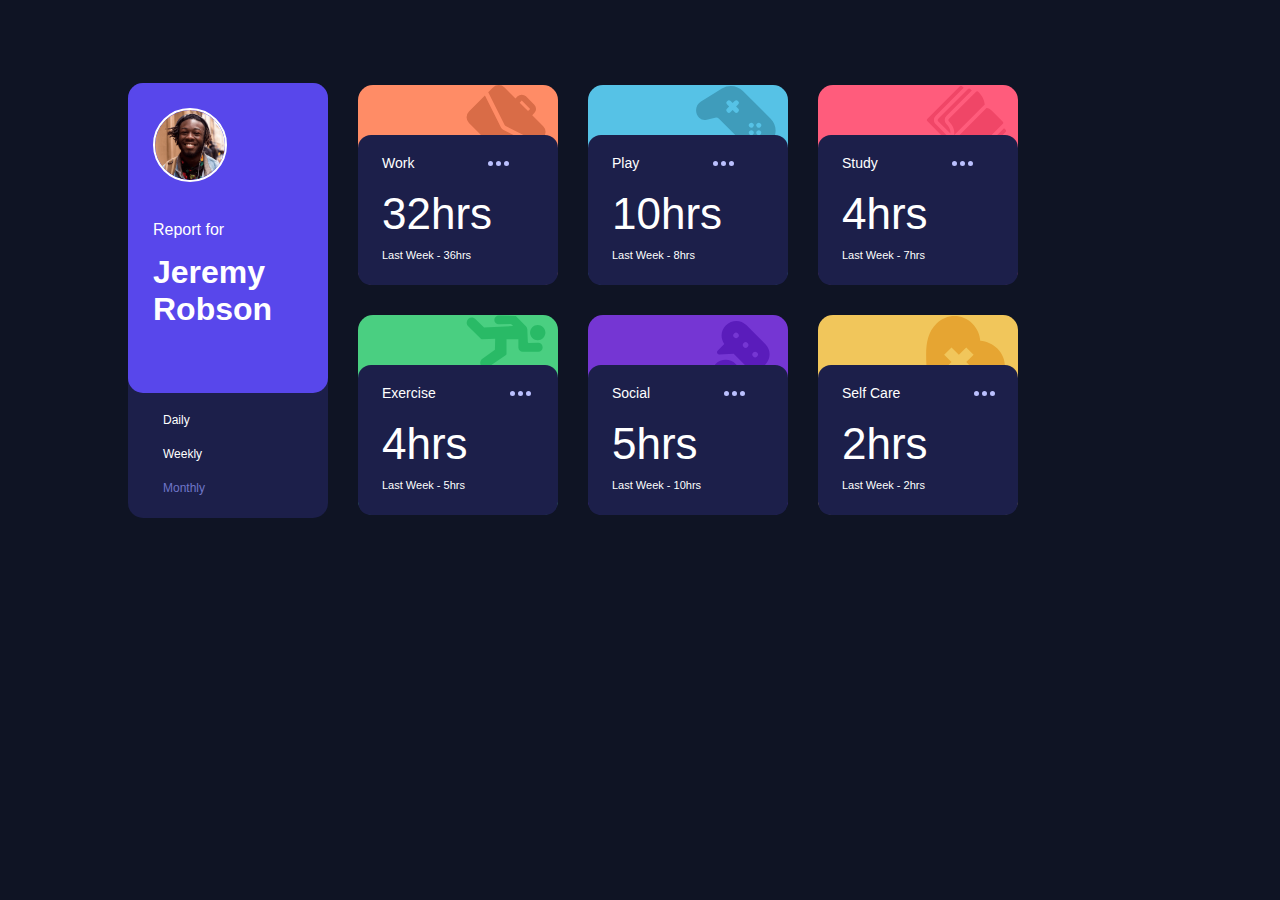
<file: Time-tracking/index.html>
<!DOCTYPE html>
<html lang="en">
<head>
  <meta charset="UTF-8">
  <meta name="viewport" content="width=device-width, initial-scale=1.0"> <!-- displays site properly based on user's device -->

  <link rel="icon" type="image/png" sizes="32x32" href="./images/favicon-32x32.png">
  <link rel="stylesheet" type="text/css" href="style.css">
  <link rel="stylesheet" href="https://fonts.google.com/specimen/Rubik">
  <title>Frontend Mentor | Time tracking dashboard</title>

</head>
<body>
  <div class="container">
    
    <div class="section">
      <div class="inner">
        <picture>
          <img src="images/image-jeremy.png " class="pic" alt="Jeremy">
        </picture>
        <p>Report for</p>
        <h1>Jeremy Robson</h1>

      </div>
      <ul class="days">
        <li>Daily</li>
        <li>Weekly</li>
        <li class="weekly">Monthly</li>
      </ul>
    </div>

    <div class="main">
        <div class="Top-1">
        <div class="inner">
          <ul>
            <li class="title">Work</li>
            <li><img src="images/icon-ellipsis.svg" alt="eclipse"></li>
          </ul>
          <p class="hrs">32hrs</p>
          <p class="last">Last Week - 36hrs</p>
        </div>
        </div>
        <div class="Top-2">
        <div class="inner">
          <ul>
            <li class="title">Play</li>
            <li><img src="images/icon-ellipsis.svg" alt="eclipse"></li>
          </ul>
          <p class="hrs">10hrs</p>
          <p class="last">Last Week - 8hrs</p>
      
        </div></div>
        <div class="Top-3">
        <div class="inner">
          <ul>
            <li class="title">Study</li>
            <li><img src="images/icon-ellipsis.svg" alt="eclipse"></li>
          </ul>
          <p class="hrs">4hrs</p>
          <p class="last">Last Week - 7hrs</p>
      
        </div></div>
        <div class="Bottom-1">
        <div class="inner">
          <ul>
            <li class="title" id="Excess">Exercise</li>
            <li><img src="images/icon-ellipsis.svg" alt="eclipse"></li>
          </ul>
          <p class="hrs">4hrs</p>
          <p class="last">Last Week - 5hrs</p>
      
        </div></div>
        <div class="Bottom-2">
        <div class="inner">
          <ul>
            <li class="title">Social</li>
            <li><img src="images/icon-ellipsis.svg" alt="eclipse"></li>
          </ul>
          <p class="hrs">5hrs</p>
          <p class="last">Last Week - 10hrs</p>
      
        </div></div>
        <div class="Bottom-3">
        <div class="inner">
          <ul>
            <li class="title">Self Care</li>
            <li><img src="images/icon-ellipsis.svg" alt="eclipse"></li>
          </ul>
          <p class="hrs">2hrs</p>
          <p class="last">Last Week - 2hrs</p>
       
        </div></div>
    </div>
  </div>

  
  
  <!-- <div class="attribution">
    Challenge by <a href="https://www.frontendmentor.io?ref=challenge" target="_blank">Frontend Mentor</a>. 
    Coded by <a href="#">Your Name Here</a>.
  </div> -->
</body>
</html>
</file>
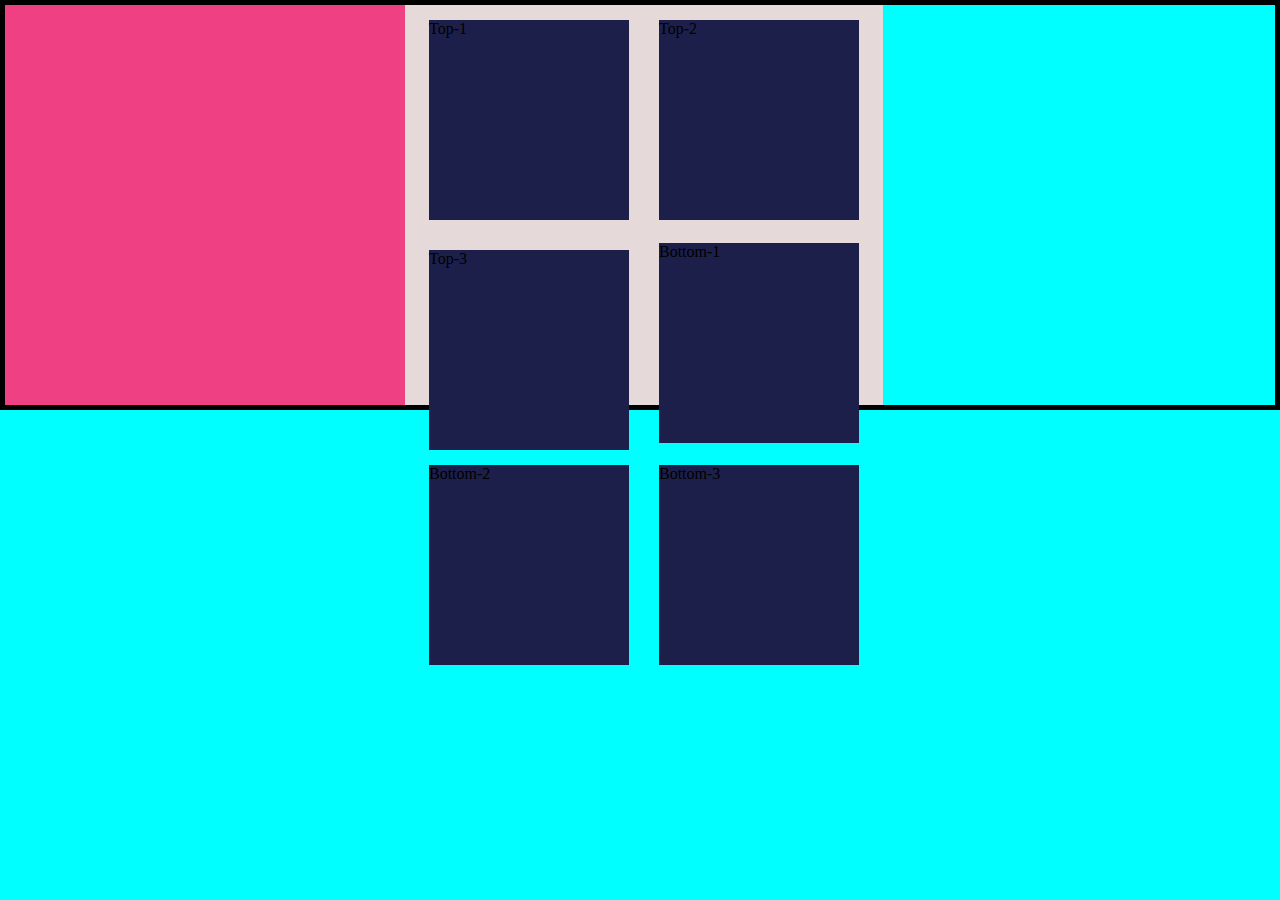
<file: Time-tracking/test.html>
<!DOCTYPE html>
<html lang="en">
<head>
    <meta charset="UTF-8">
    <meta http-equiv="X-UA-Compatible" content="IE=edge">
    <meta name="viewport" content="width=device-width, initial-scale=1.0">
    <link rel="stylesheet" type="text/css" href="test.css">
    <title>Test</title>
</head>
<body>

    <div class="main">
        <div class="cont-a"></div>
        <div class="cont-b">
            <div class="Top-1"><p>Top-1</p></div>
            <div class="Top-2"><p>Top-2</p></div>
            <div class="Top-3"><p>Top-3</p></div>
            <div class="Bottom-1"><p>Bottom-1</p></div>
            <div class="Bottom-2"><p>Bottom-2</p></div>
            <div class="Bottom-3"><p>Bottom-3</p></div>
        </div>
    </div>
    
</body>
</html>
</file>
<file: Time-tracking/style.css>
.attribution { 
    font-size: 11px; text-align: center; 
}
.attribution a { 
    color: hsl(228, 45%, 44%);
 }

*{
    margin: 0%;
    padding: 0%;
    font-family: 'Lucida Sans', 'Lucida Sans Regular', 'Lucida Grande', 'Lucida Sans Unicode', Geneva, Verdana, sans-serif;
    /* font-family: [Rubik](https://fonts.google.com/specimen/Rubik); */
}

body{
    background-color:hsl(226, 43%, 10%);
}
.container{
    display: flex;
    justify-content: center;
    align-items: center;
    flex-wrap: wrap;
    max-width: 80%;
    margin-right: auto;
    margin-left: auto;
    margin-top: 70px;
    margin-bottom: auto;
    /* border: 5px solid white; */


}
.main{
    display: flex;
    /* justify-content: center;
    justify-content: center; */
    align-items: center;
    flex-wrap: wrap;
    max-width: 80%;
    flex-basis: 200px;
    flex: 2;
    padding-left: 15px;
    /* border: 5px solid red; */
}

.section{
    display: flex;
    flex-direction: column;
    height: 435px;
    flex-basis: 200px;
    background-color: hsl(235, 46%, 20%);
    /* margin: 15px 0 15px 15px;  */
    border-radius: 15px;
    /* border: 5px solid yellow; */
}
.section > .inner{
    height: 320px;
    flex-basis: 200px;
    background-color: hsl(246, 80%, 60%);
    border-radius: 15px;
    padding-bottom: 60px;
}
.section > .days{
    height: 100px;
    flex-basis: 100px;
    /* background-color: hsl(246, 80%, 60%); */
    border-radius: 13px;
    list-style: none;
    padding: 10px 25px 25px 25px;
    color: white;
}
li{
    font-size:12px ;
    padding: 10px;
    list-style: none;
    color: white;

}

.weekly{
    color: hsl(235, 45%, 61%);
}

.pic{
    margin: 25px;
    height: 70px;
    width: 70px;
    border-radius: 50%;
    border: 2px solid white;
}
.section > .inner > p{
    color: white;
    padding: 10px 25px 5px 25px;
}
.section > .inner > h1{
    color: white;
    padding: 10px 25px 5px 25px;
}

.Top-1{
    height: 200px;
    flex-basis: 200px;
    background-image: url(images/icon-work.svg);
    background-color: hsl(15, 100%, 70%);
    background-repeat: no-repeat;
    background-position: 90% 0%;
    background-size: 40%;
    margin: 15px;
    border-radius: 15px;
}
.Top-1 > .inner{
    justify-content: end;
    margin-top: 50px;
    align-items: end;
    height: 150px;
    flex-basis: 200px;
    background-color: hsl(235, 46%, 20%);
    border-radius: 13px
}
.inner > ul{
    display: flex;
}
.inner > p{
    color: white;
}
.inner li{
    padding: 20px 0px 18px 24px;
}
ul > .title{
    padding-right: 50px;
    color: white;
    font-size: 14px;
}
/* img{
    padding-left: 20px;
} */
.inner > p{
    padding-left: 24px;
}
 .inner > .hrs{
    font-size: 44px;
    padding-bottom: 10px;
}
.inner > .last{
    font-size: 11px;   
}
.Top-2{
    height: 200px;
    flex-basis: 200px;
    background-image: url(images/icon-play.svg);
    background-color: hsl(195, 74%, 62%);
    background-repeat: no-repeat;
    background-position: 90% 0%;
    background-size: 40%;
    margin: 15px;
    border-radius: 15px;
}
.Top-2 > .inner{
    justify-content: end;
    margin-top: 50px;
    align-items: end;
    height: 150px;
    flex-basis: 200px;
    background-color:  hsl(235, 46%, 20%);
    border-radius: 13px
}
.Top-3{
    height: 200px;
    flex-basis: 200px;
    background-image: url(images/icon-study.svg);
    background-color: hsl(348, 100%, 68%);
    background-repeat: no-repeat;
    background-position: 90% 0%;
    background-size: 40%;
    margin: 15px;
    border-radius: 15px;
}
.Top-3 > .inner{
    justify-content: end;
    margin-top: 50px;
    align-items: end;
    height: 150px;
    flex-basis: 200px;
    background-color:  hsl(235, 46%, 20%);
    border-radius: 13px
}
.Bottom-1{
    height: 200px;
    flex-basis: 200px;
    background-image: url(images/icon-exercise.svg);
    background-color: hsl(145, 58%, 55%);
    background-repeat: no-repeat;
    background-position: 90% 0%;
    background-size: 40%;
    margin: 15px;
    border-radius: 15px;
}
.Bottom-1 > .inner{
    justify-content: end;
    margin-top: 50px;
    align-items: end;
    height: 150px;
    flex-basis: 200px;
    background-color:  hsl(235, 46%, 20%);
    border-radius: 13px
}
.Bottom-2{
    height: 200px;
    flex-basis: 200px;
    background-image: url(images/icon-social.svg);
    background-color: hsl(264, 64%, 52%);
    background-repeat: no-repeat;
    background-position: 90% 0%;
    background-size: 40%;
    margin: 15px;
    border-radius: 15px;
}
.Bottom-2 > .inner{
    justify-content: end;
    margin-top: 50px;
    align-items: end;
    height: 150px;
    flex-basis: 200px;
    background-color:  hsl(235, 46%, 20%);
    border-radius: 13px
}
.Bottom-3{
    height: 200px;
    flex-basis: 200px;
    background-image: url(images/icon-self-care.svg);
    background-color: hsl(43, 84%, 65%);
    background-repeat: no-repeat;
    background-position: 90% 0%;
    background-size: 40%;
    margin: 15px;
    border-radius: 15px;
}
.Bottom-3 > .inner{
    justify-content: end;
    margin-top: 50px;
    align-items: end;
    height: 150px;
    flex-basis: 200px;
    background-color:  hsl(235, 46%, 20%);
    border-radius: 13px
}
</file>
<file: Time-tracking/test.css>
*{
    margin: 0;
    padding: 0;
}

.main{
    display: flex;
    flex-wrap: wrap;
    border: 5px solid black;

}
body{
    background-color: aqua;
}
.cont-a{
    background-color: rgb(238, 64, 131);
    height: 400px;
    width: 400px;
}
.cont-b{
    background-color: rgb(230, 217, 217);
    display: flex;
    align-items: center;
    justify-content: center;
    flex-wrap: wrap;
    height: 400px;
    max-width: 80%;
}

.Top-1{
    height: 200px;
    flex-basis: 200px;
    background-color: hsl(235, 46%, 20%);
    margin: 15px;
}
.Top-2{
    height: 200px;
    flex-basis: 200px;
    background-color: hsl(235, 46%, 20%);
    margin: 15px;
}
.Top-3{
    height: 200px;
    flex-basis: 200px;
    background-color: hsl(235, 46%, 20%);
    margin: 15px;
}
.Bottom-1{
    height: 200px;
    flex-basis: 200px;
    background-color: hsl(235, 46%, 20%);
    margin: 0  15px  15px 15px;
}
.Bottom-2{
    height: 200px;
    flex-basis: 200px;
    background-color: hsl(235, 46%, 20%);
    margin: 0  15px  15px 15px;
}
.Bottom-3{
    height: 200px;
    flex-basis: 200px;
    background-color: hsl(235, 46%, 20%);
    margin: 0  15px  15px 15px;
}
</file>
